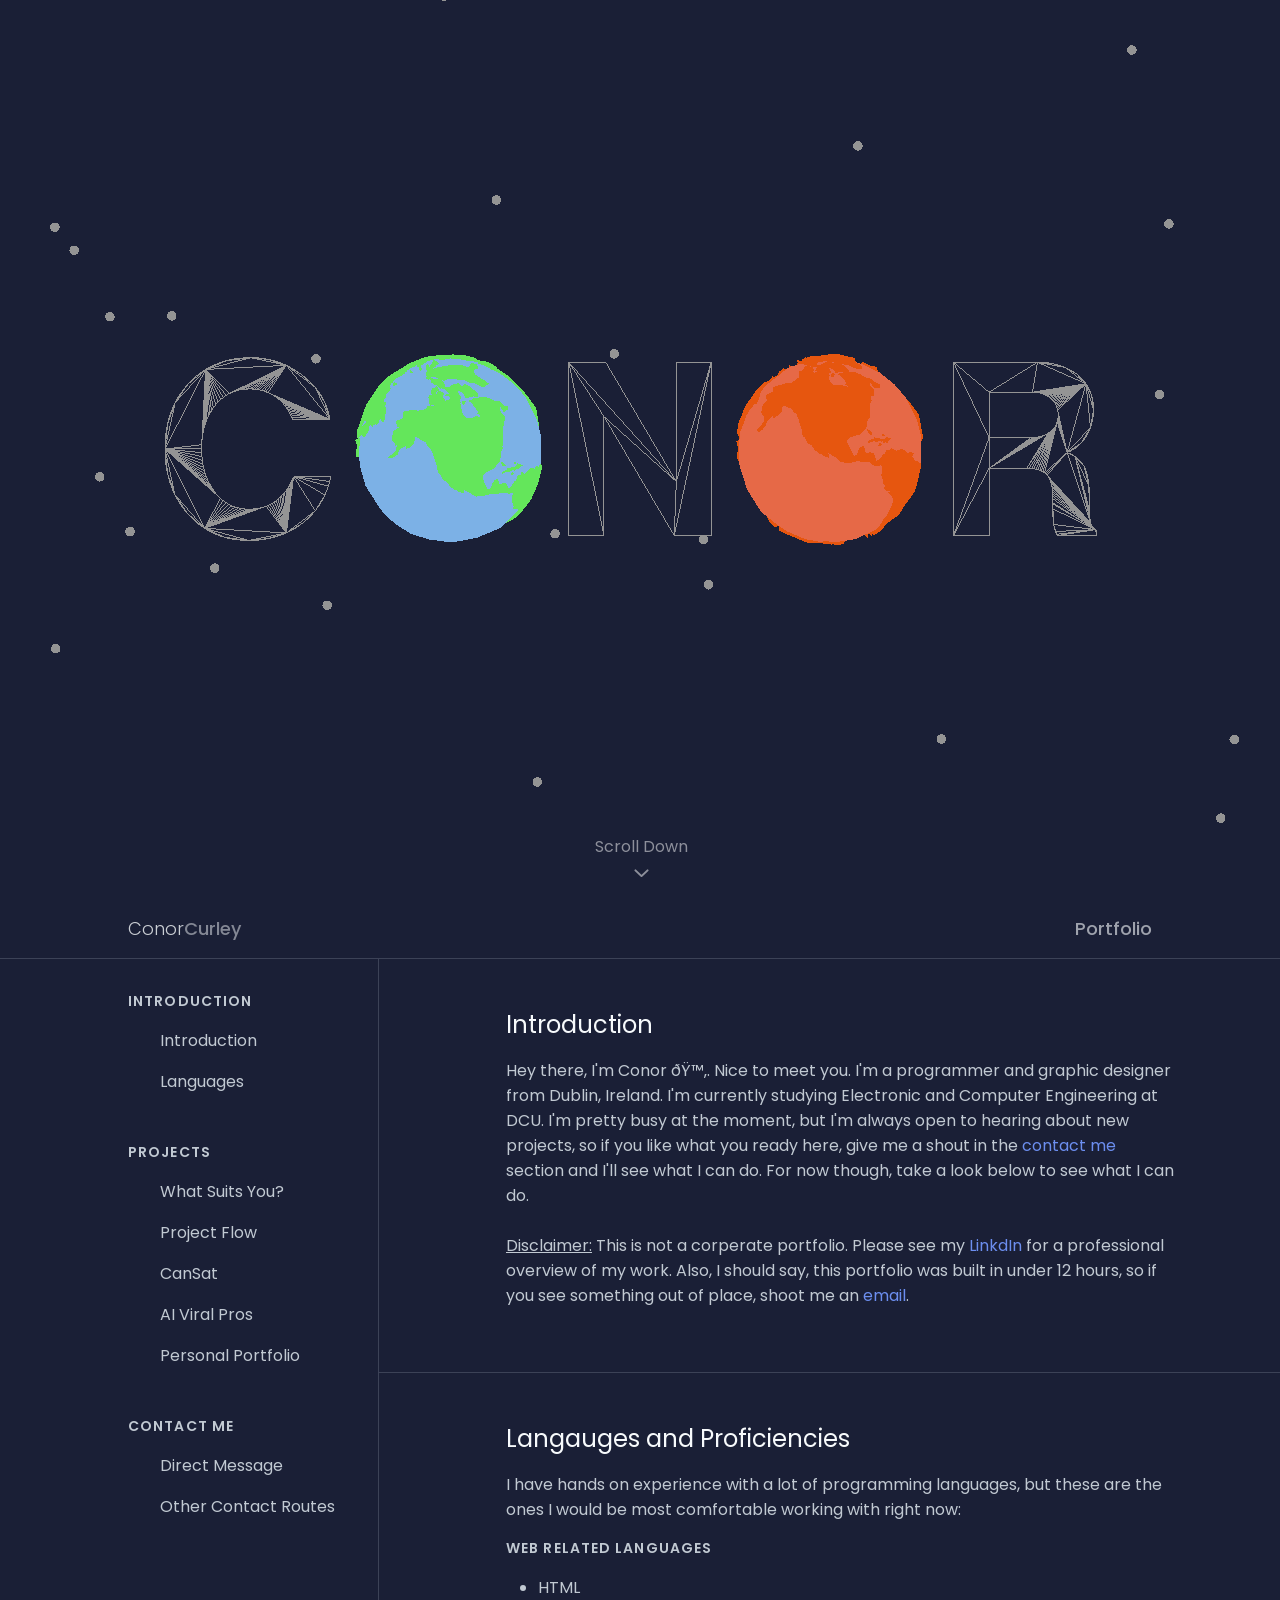
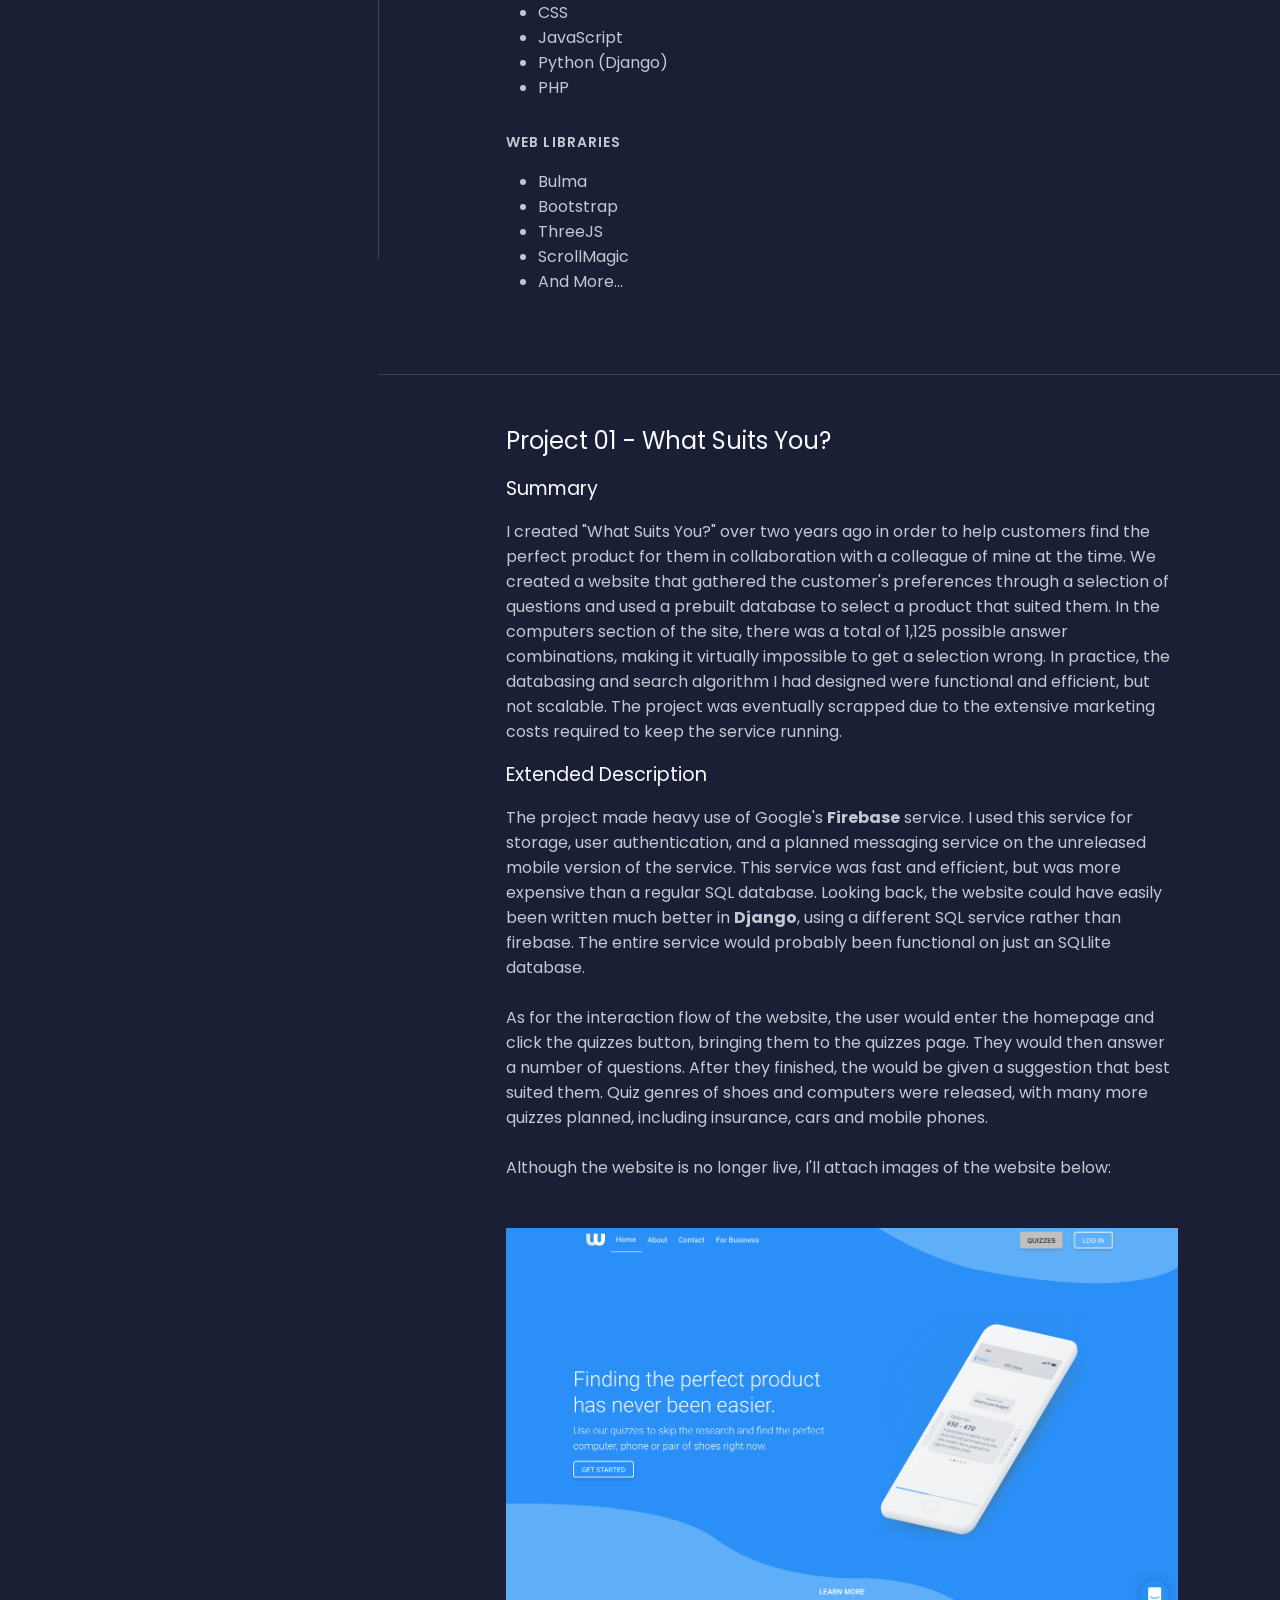
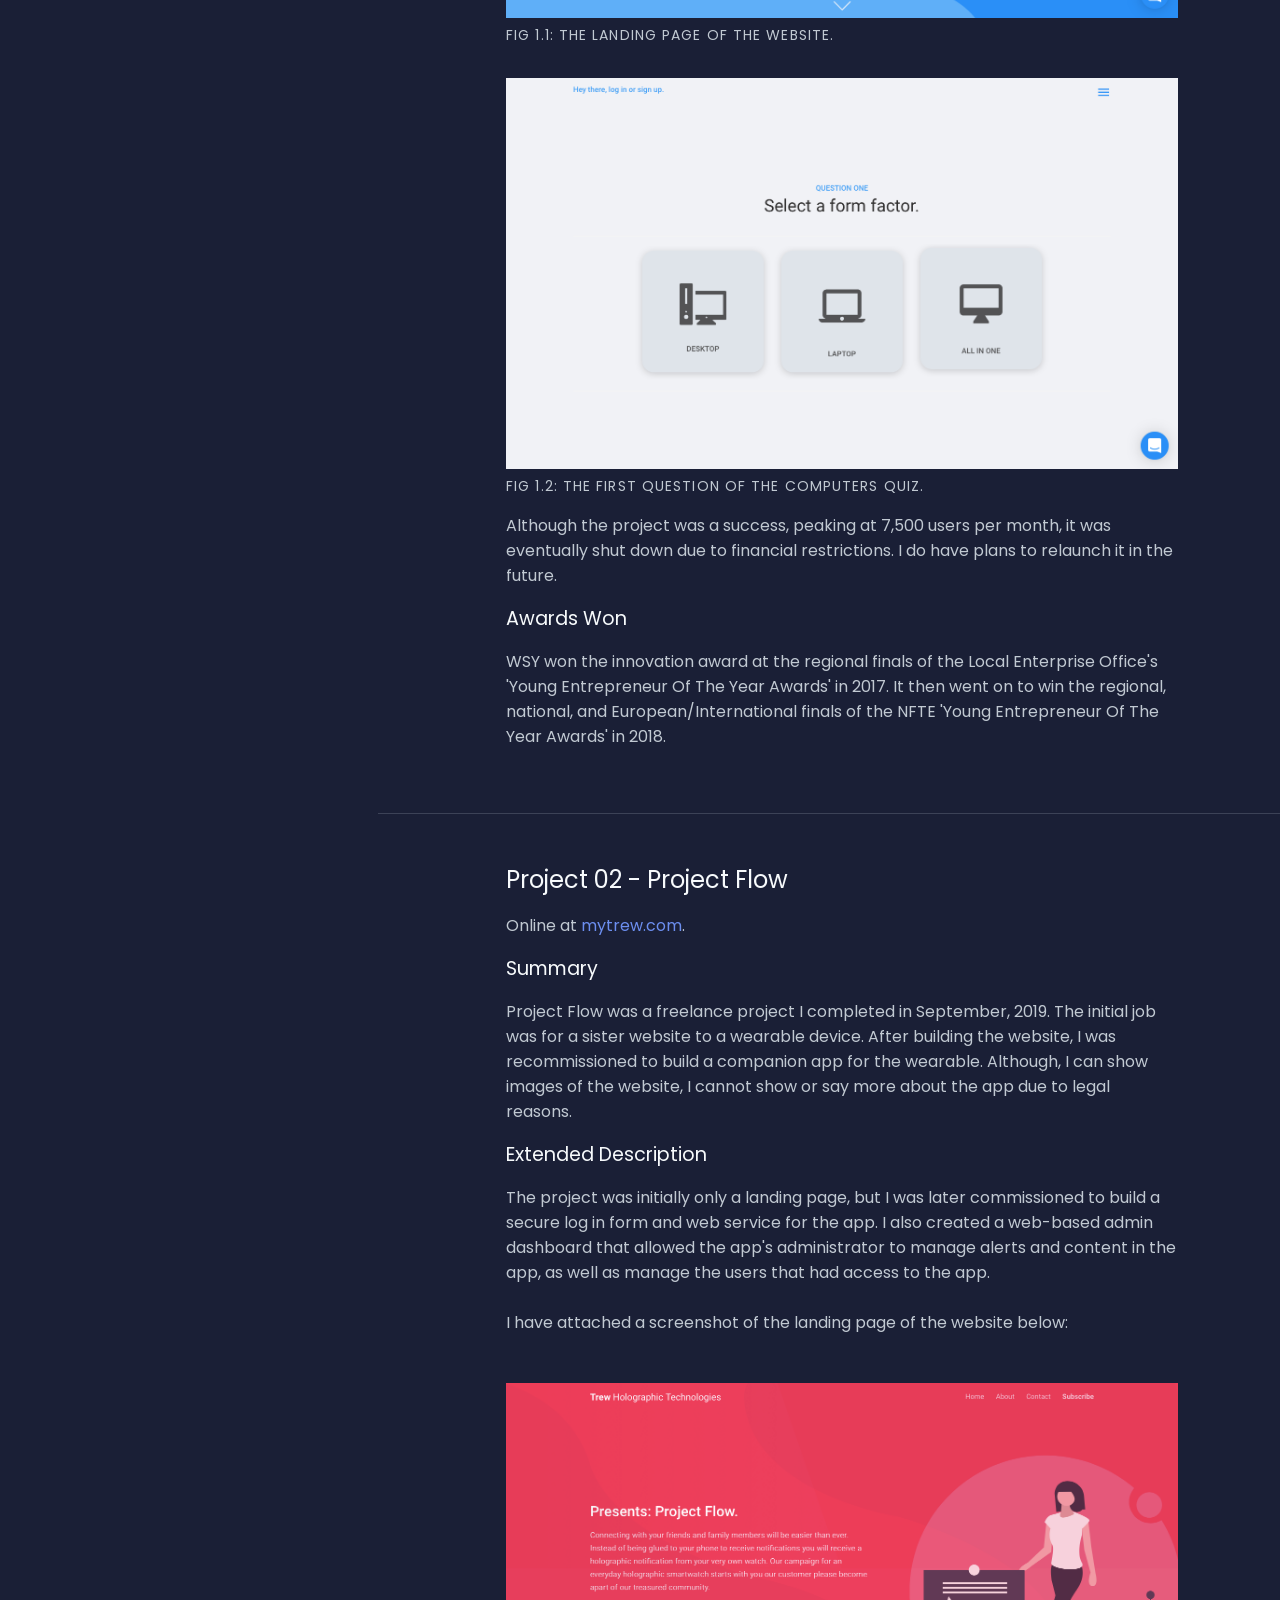
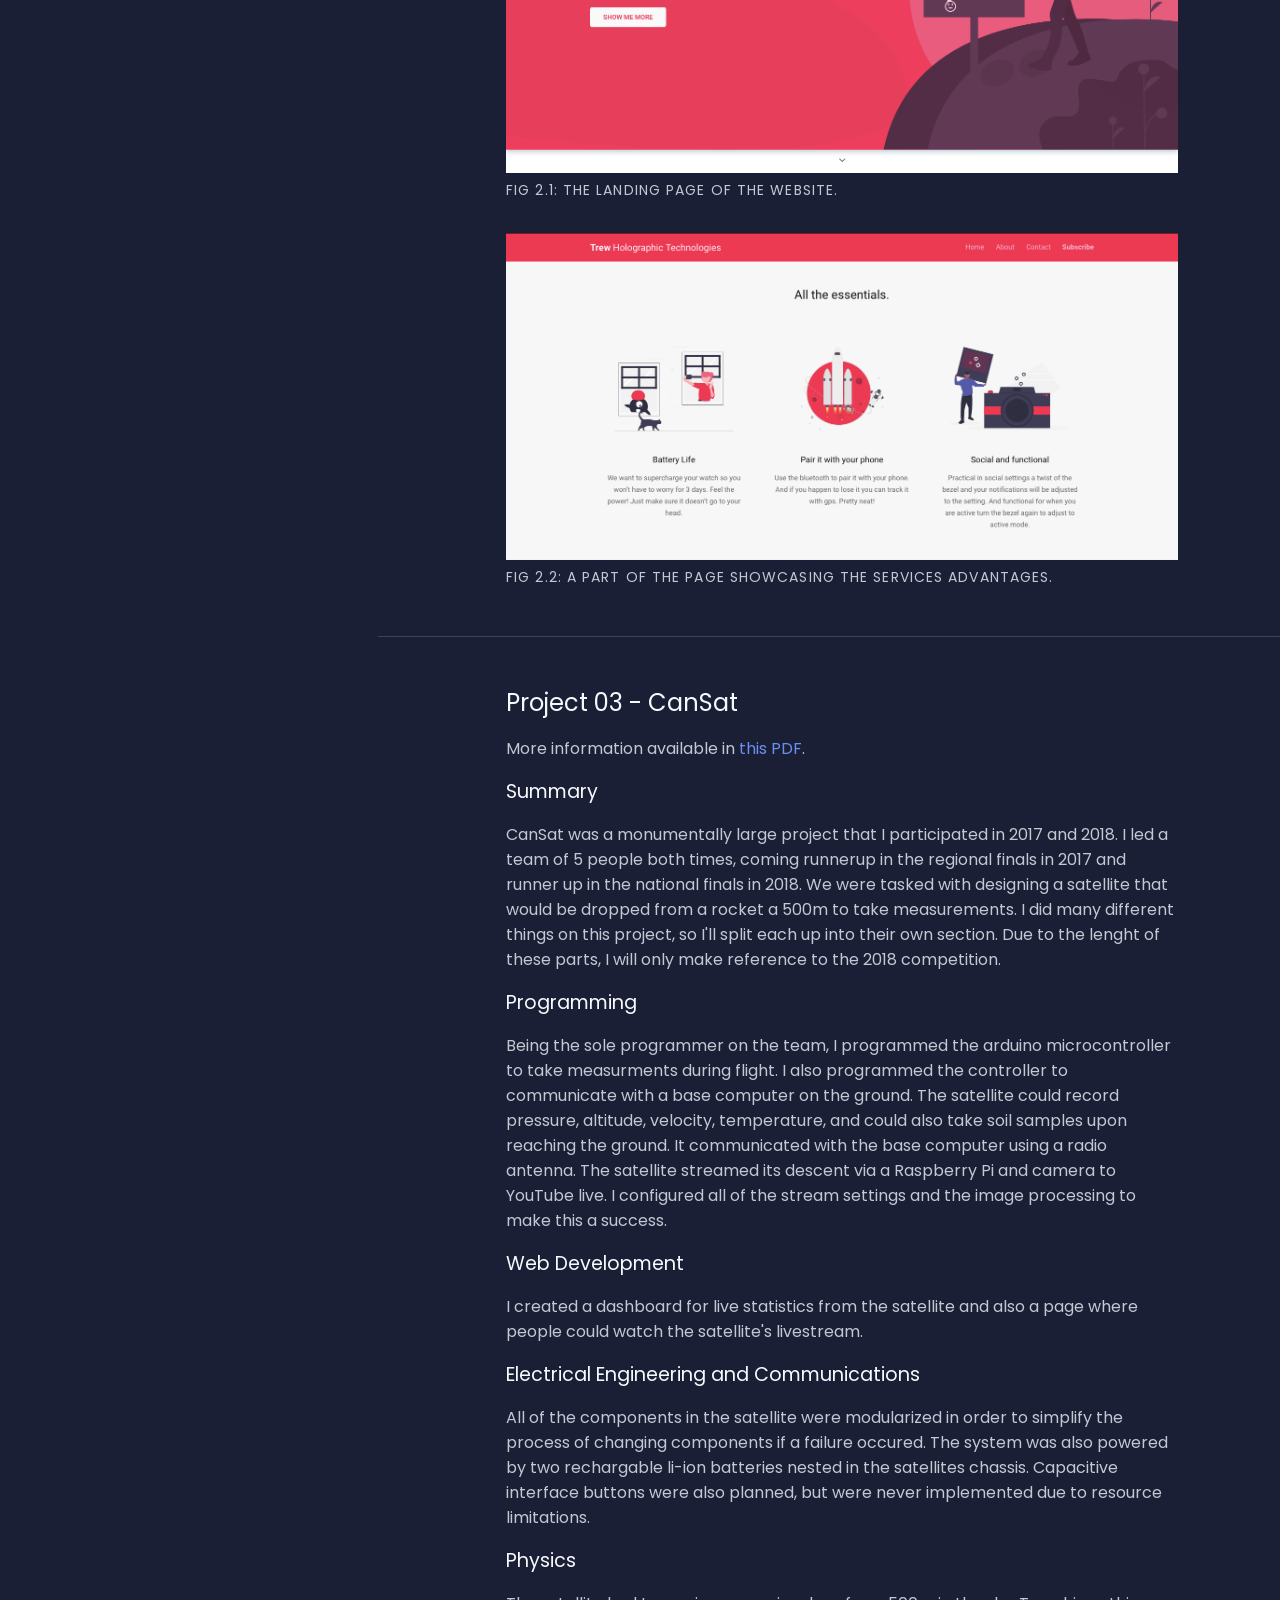
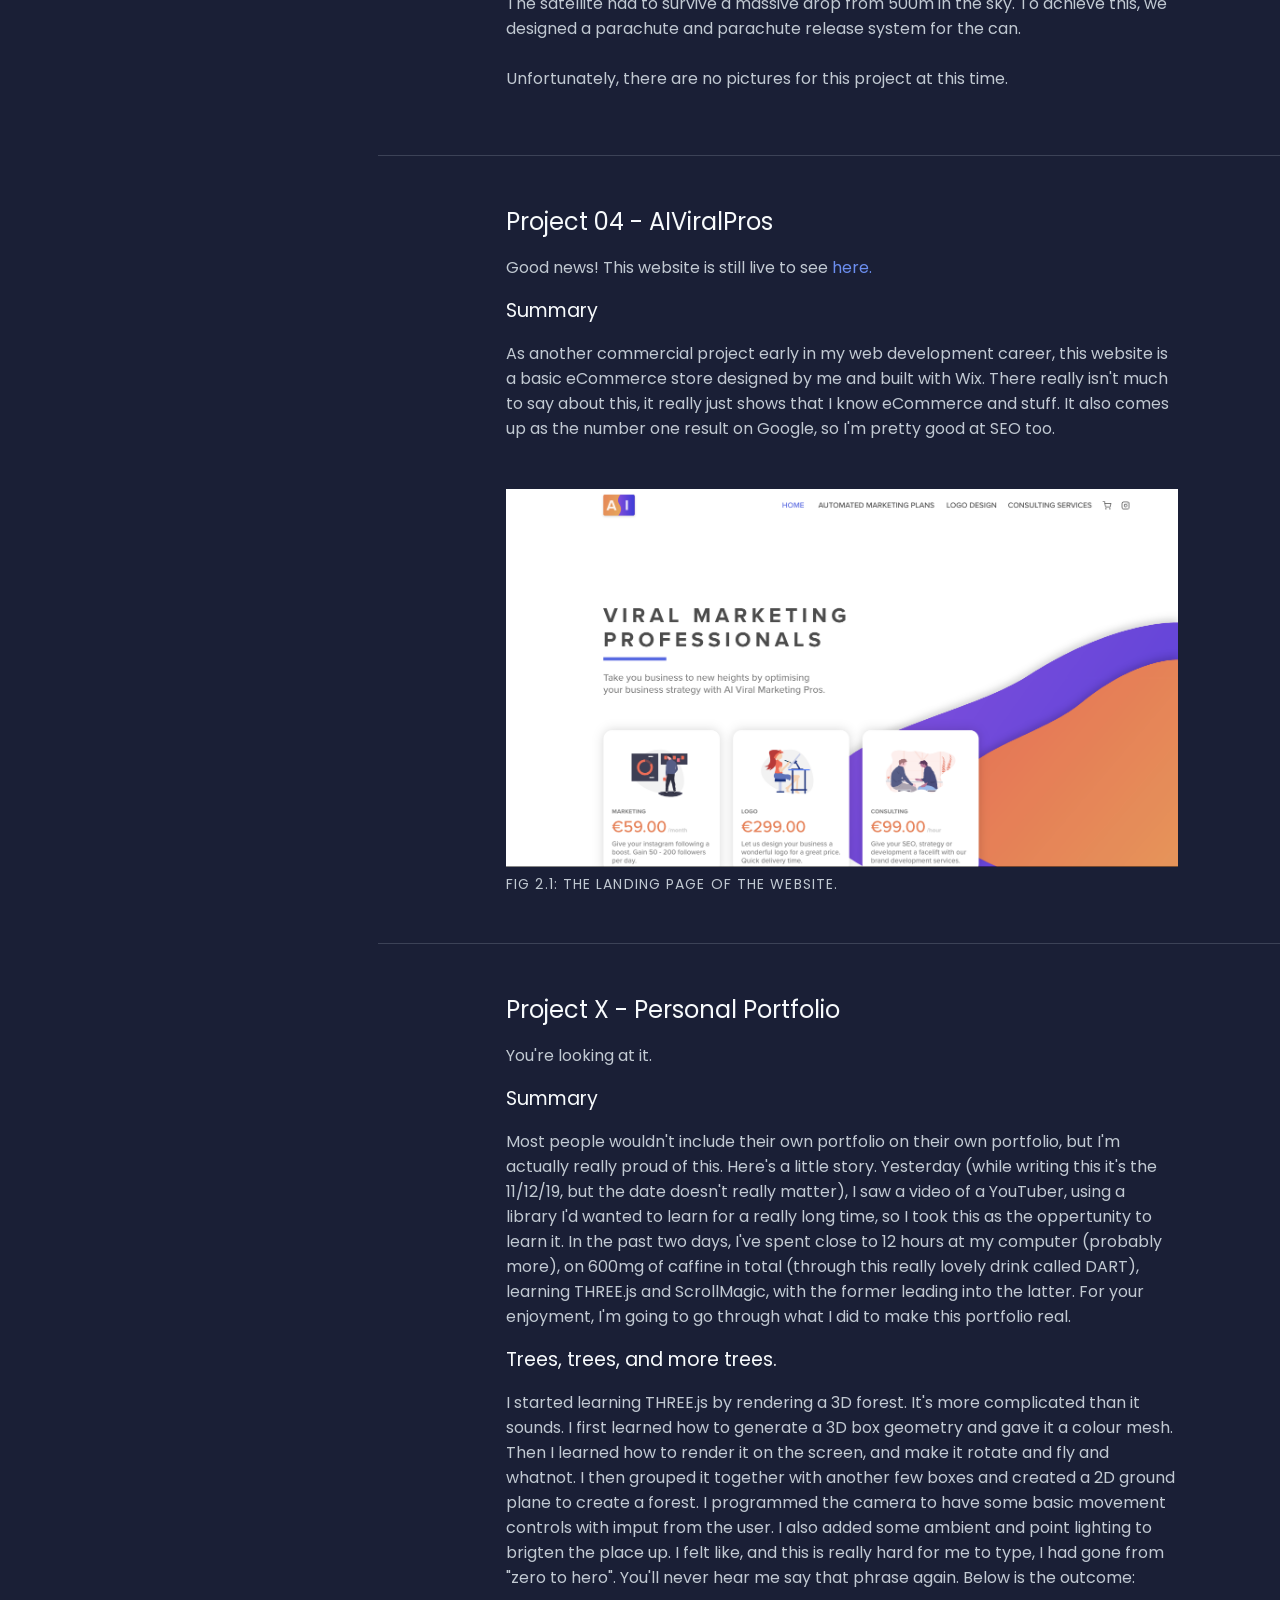
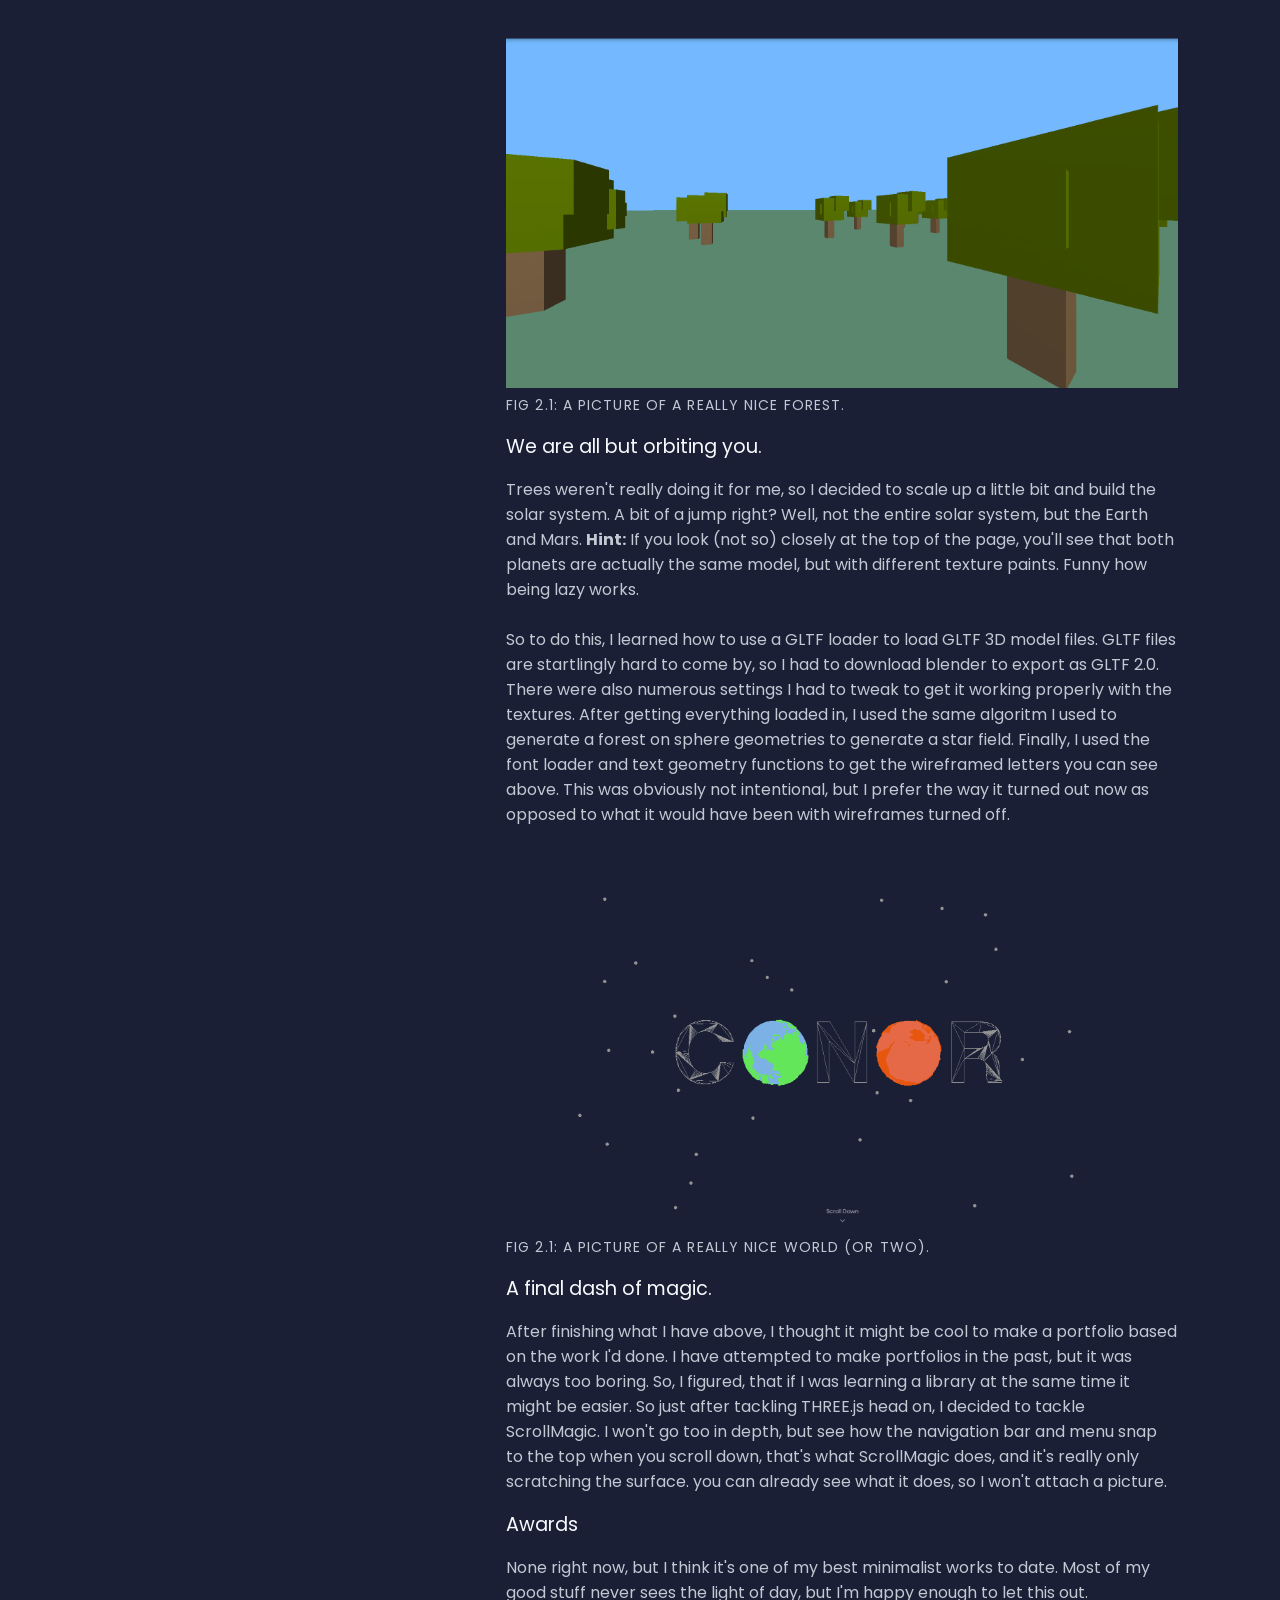
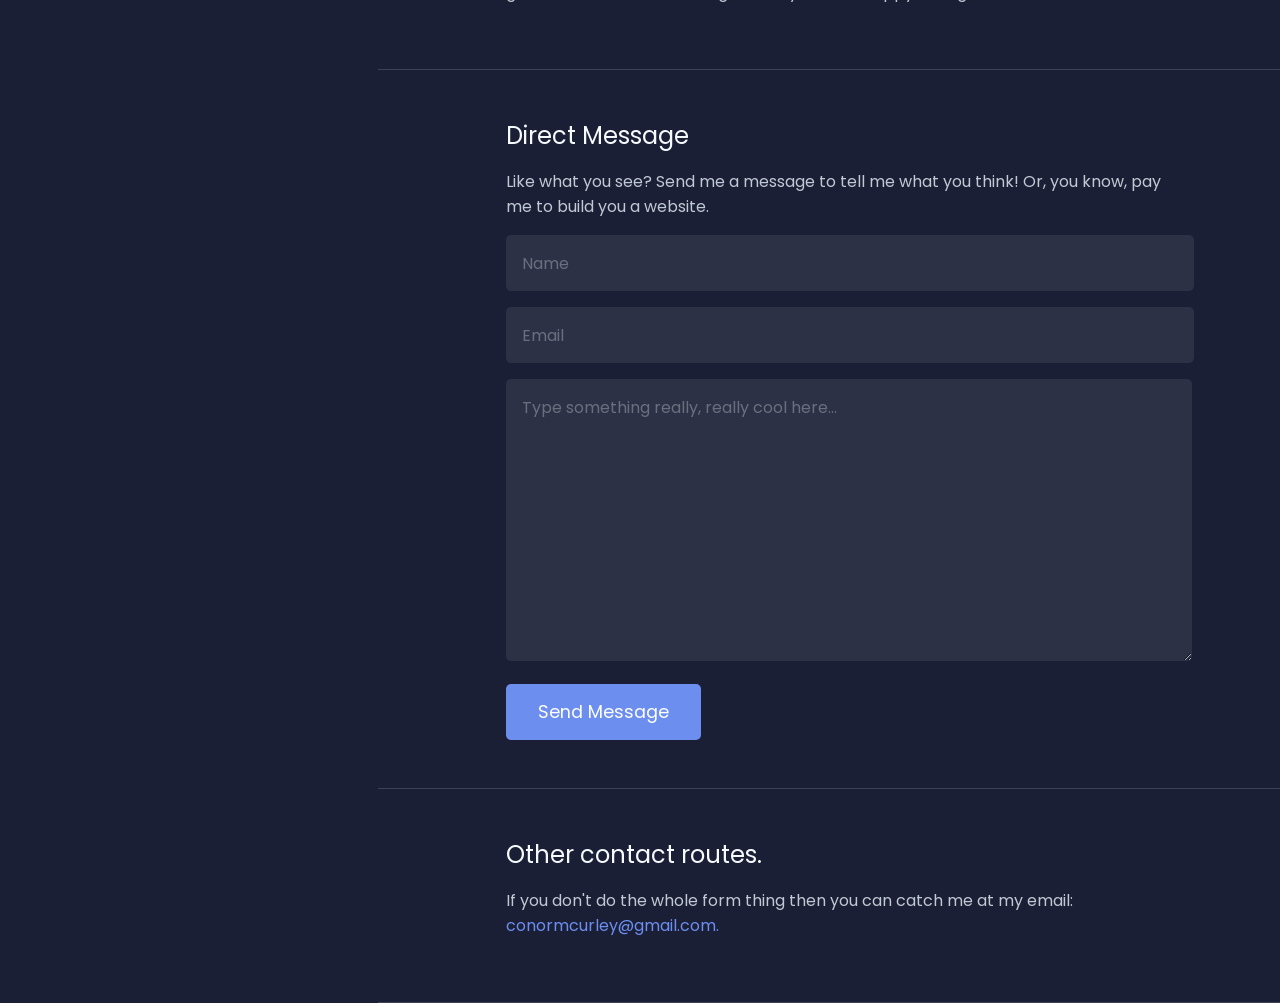
<file: index.html>
<!DOCTYPE html>
<html>
<head>
    <link href="https://fonts.googleapis.com/css?family=Poppins:300,400, 500, 600,700,1900,900&display=swap" rel="stylesheet">
    <link rel="stylesheet" href="css/style.css">
    <script src="https://code.jquery.com/jquery-3.4.1.min.js" integrity="sha256-CSXorXvZcTkaix6Yvo6HppcZGetbYMGWSFlBw8HfCJo=" crossorigin="anonymous"></script>
    <script src="js/ScrollMagic.min.js"></script>
    <!-- <script src="js/debug.addIndicators.min.js"></script> -->
    <script src="js/scroll.js"></script>
    <style>
        body { margin: 0; background:#1A1F36;}
        canvas { width: 100%; height: 100%; }
    </style>
</head>
<body>
    <script src="js/three.js"></script>
    <script src="js/GLTFLoader.js"></script>
    <script src="js/FontLoader.js"></script>
    <script src="js/TextGeometry.js"></script>
    <script src="js/script.js"></script>

    <!-- Title -->

    <!-- <div class="oldv">Go to basic HTML (Legibility or IE11-)</div> -->
    <div class="name">
        <!-- <p class="maintitle">Hey! My name is...</p>
        <p class="maintitle" id="bottom">and this is my portfolio.</p> -->
    </div>
    <div class="buttonDown">
        <p class="scrolldown">Scroll Down</p>
        <img class='arrowDown' src="img/chevron-down.svg" alt="Arrow Down">
    </div>

    <!-- Content -->

    <div id="trigger01"></div>

    <div id="pin2" class="nav">
        <div class="container">
            <p class="nameSmall">Conor<span class="heavier">Curley</span></p>
            <p class="nameSmall heavier rightAlign">Portfolio</p>
        </div>
    </div>
    <div id="menu">
        <div class="intro menuBox">
            <p class="smallTitle">introduction</p>
            <p id='c1'class="menutext">Introduction</p>
            <p id='c2'class="menutext">Languages</p>
        </div>
        <div class="projects menuBox">
                <p class="smallTitle">projects</p>
                <p id='c3' class="menutext">What Suits You?</p>
                <p id='c4' class="menutext">Project Flow</p>
                <p id='c5' class="menutext">CanSat</p>
                <p id='c6' class="menutext">AI Viral Pros</p>
                <p id='c7' class="menutext">Personal Portfolio</p>
        </div>
        <div class="contact menuBox">
                <p class="smallTitle">contact me</p>
                <p id='c8' class="menutext">Direct Message</p>
                <p id='c9' class="menutext">Other Contact Routes</p>
        </div>
    </div>
    <div class="content">
        <!-- Intro -->
        <div id="content1"></div>
        <div class="content-box">
            <h1 class="header">Introduction</h1>
            <p class="text">Hey there, I'm Conor 🙂. Nice to meet you. I'm a programmer and graphic designer from Dublin, Ireland. I'm currently studying Electronic and Computer Engineering at DCU. I'm pretty busy at the moment, but I'm always open to hearing about new projects, so if you like what you ready here, give me a shout in the <a href="">contact me</a> section and I'll see what I can do. For now though, take a look below to see what I can do. <br><br><span style="text-decoration: underline;">Disclaimer:</span> This is not a corperate portfolio. Please see my <a href="">LinkdIn</a> for a professional overview of my work. Also, I should say, this portfolio was built in under 12 hours, so if you see something out of place, shoot me an <a href="">email</a>.</p>
        </div>
        <div id="content2"></div>
        <div class="content-box">
                <h1 class="header">Langauges and Proficiencies</h1>
                <p class="text">I have hands on experience with a lot of programming languages, but these are the ones I would be most comfortable working with right now:</p>

                <p class="smallTitle">Web Related Languages</p>
                <ul>
                    <li>HTML</li>
                    <li>CSS</li>
                    <li>JavaScript</li>
                    <li>Python (Django)</li>
                    <li>PHP</li>
                </ul>

                <p class="smallTitle">Web Libraries</p>
                <ul>
                    <li>Bulma</li>
                    <li>Bootstrap</li>
                    <li>ThreeJS</li>
                    <li>ScrollMagic</li>
                    <li>And More...</li>
                </ul>

            </div>

        <!-- Projects -->
        <div id="content3"></div>
        <div class="content-box" >
                <h1 class="header">Project 01 - What Suits You?</h1>
                <h2 class="subheader">Summary</h2>
                <p class="text">I created "What Suits You?" over two years ago in order to help customers find the perfect product for them in collaboration with a colleague of mine at the time. We created a website that gathered the customer's preferences through a selection of questions and used a prebuilt database to select a product that suited them. In the computers section of the site, there was a total of 1,125 possible answer combinations, making it virtually impossible to get a selection wrong. In practice, the databasing and search algorithm I had designed were functional and efficient, but not scalable. The project was eventually scrapped due to the extensive marketing costs required to keep the service running.</p>
                <h2 class="subheader">Extended Description</h2>
                <p class="text">The project made heavy use of Google's <strong>Firebase</strong> service. I used this service for storage, user authentication, and a planned messaging service on the unreleased mobile version of the service. This service was fast and efficient, but was more expensive than a regular SQL database. Looking back, the website could have easily been written much better in <strong>Django</strong>, using a different SQL service rather than firebase. The entire service would probably been functional on just an SQLlite database. <br><br>As for the interaction flow of the website, the user would enter the homepage and click the quizzes button, bringing them to the quizzes page. They would then answer a number of questions. After they finished, the would be given a suggestion that best suited them. Quiz genres of shoes and computers were released, with many more quizzes planned, including insurance, cars and mobile phones. <br><br>Although the website is no longer live, I'll attach images of the website below:</p>
                <img class="content-image" src="img/wsyhome.png" alt="home">
                <p class="contentCaption">Fig 1.1: The landing Page of the website.</p>
                <img class="content-image" src="img/wsyquiz.png" alt="quizzes">
                <p class="contentCaption">Fig 1.2: The first question of the computers quiz.</p>
                <p class="text" style="margin-top:1rem;">Although the project was a success, peaking at 7,500 users per month, it was eventually shut down due to financial restrictions. I do have plans to relaunch it in the future.</p>
                <h2 class="subheader">Awards Won</h2>
                <p class="text">WSY won the innovation award at the regional finals of the Local Enterprise Office's 'Young Entrepreneur Of The Year Awards' in 2017. It then went on to win the regional, national, and European/International finals of the NFTE 'Young Entrepreneur Of The Year Awards' in 2018.</p>
        </div>
        <div id="content4"></div>
        <div class="content-box">
            <h1 class="header">Project 02 - Project Flow</h1>
            <p class="text">Online at <a href="mytrew.com">mytrew.com</a>.</p>
            <h2 class="subheader">Summary</h2>
            <p class="text">Project Flow was a freelance project I completed in September, 2019. The initial job was for a sister website to a wearable device. After building the website, I was recommissioned to build a companion app for the wearable. Although, I can show images of the website, I cannot show or say more about the app due to legal reasons.</p>
            <h2 class="subheader">Extended Description</h2>
            <p class="text">The project was initially only a landing page, but I was later commissioned to build a secure log in form and web service for the app. I also created a web-based admin dashboard that allowed the app's administrator to manage alerts and content in the app, as well as manage the users that had access to the app. <br><br>I have attached a screenshot of the landing page of the website below:</p>
            <img class="content-image" src="img/flowhome.png" alt="quizzes">
            <p class="contentCaption">Fig 2.1: The landing Page of the website.</p>
            <img class="content-image" src="img/flowhome2.png" alt="quizzes">
            <p class="contentCaption">Fig 2.2: A part of the page showcasing the services advantages.</p>
        </div>
        <div id="content5"></div>
        <div class="content-box">
                <h1 class="header">Project 03 - CanSat</h1>
                <p class="text">More information available in <a href="https://www.cit.ie/contentfiles/CanSat/CanSat%20Ireland%202019%20-%20Competition%20Guidelines.pdf">this PDF</a>.</p>
                <h2 class="subheader">Summary</h2>
                <p class="text">CanSat was a monumentally large project that I participated in 2017 and 2018. I led a team of 5 people both times, coming runnerup in the regional finals in 2017 and runner up in the national finals in 2018. We were tasked with designing a satellite that would be dropped from a rocket a 500m to take measurements. I did many different things on this project, so I'll split each up into their own section. Due to the lenght of these parts, I will only make reference to the 2018 competition.</p>
                <h2 class="subheader">Programming</h2>
                <p class="text">Being the sole programmer on the team, I programmed the arduino microcontroller to take measurments during flight. I also programmed the controller to communicate with a base computer on the ground. The satellite could record pressure, altitude, velocity, temperature, and could also take soil samples upon reaching the ground. It communicated with the base computer using a radio antenna. The satellite streamed its descent via a Raspberry Pi and camera to YouTube live. I configured all of the stream settings and the image processing to make this a success.</p>
                <h2 class="subheader">Web Development</h2>
                <p class="text">I created a dashboard for live statistics from the satellite and also a page where people could watch the satellite's livestream.</p>
                <h2 class="subheader">Electrical Engineering and Communications</h2>
                <p class="text">All of the components in the satellite were modularized in order to simplify the process of changing components if a failure occured. The system was also powered by two rechargable li-ion batteries nested in the satellites chassis. Capacitive interface buttons were also planned, but were never implemented due to resource limitations.</p>
                <h2 class="subheader">Physics</h2>
                <p class="text">The satellite had to survive a massive drop from 500m in the sky. To achieve this, we designed a parachute and parachute release system for the can. <br><br>Unfortunately, there are no pictures for this project at this time.</p>
            </div>
            <div id="content6"></div>
        <div class="content-box">
            <h1 class="header">Project 04 - AIViralPros</h1>
            <p class="text">Good news! This website is still live to see <a href="https://www.aiviralpros.com/consulting-services">here.</a></p>
            <h2 class="subheader">Summary</h1>
            <p class="text">As another commercial project early in my web development career, this website is a basic eCommerce store designed by me and built with Wix. There really isn't much to say about this, it really just shows that I know eCommerce and stuff. It also comes up as the number one result on Google, so I'm pretty good at SEO too.</p>
            <img class="content-image" src="img/aiviral.png" alt="aiviral">
            <p class="contentCaption">Fig 2.1: The landing Page of the website.</p>
        </div>
        <div id="content7"></div>
        <div class="content-box">
            <h1 class="header">Project X - Personal Portfolio</h1>
            <p class="text">You're looking at it.</p>
            <h2 class="subheader">Summary</h2>
            <p class="text">Most people wouldn't include their own portfolio on their own portfolio, but I'm actually really proud of this. Here's a little story. Yesterday (while writing this it's the 11/12/19, but the date doesn't really matter), I saw a video of a YouTuber, using a library I'd wanted to learn for a really long time, so I took this as the oppertunity to learn it. In the past two days, I've spent close to 12 hours at my computer (probably more), on 600mg of caffine in total (through this really lovely drink called DART), learning THREE.js and ScrollMagic, with the former leading into the latter. For your enjoyment, I'm going to go through what I did to make this portfolio real.</p>
            <h2 class="subheader">Trees, trees, and more trees.</h2>
            <p class="text">I started learning THREE.js by rendering a 3D forest. It's more complicated than it sounds. I first learned how to generate a 3D box geometry and gave it a colour mesh. Then I learned how to render it on the screen, and make it rotate and fly and whatnot. I then grouped it together with another few boxes and created a 2D ground plane to create a forest. I programmed the camera to have some basic movement controls with imput from the user. I also added some ambient and point lighting to brigten the place up. I felt like, and this is really hard for me to type, I had gone from "zero to hero". You'll never hear me say that phrase again. Below is the outcome:</p>
            <img class="content-image" src="img/forest.png" alt="forest">
            <p class="contentCaption">Fig 2.1: A picture of a really nice forest.</p>
            <h2 class="subheader" style="margin-top:1rem;">We are all but orbiting you.</h2>
            <p class="text">Trees weren't really doing it for me, so I decided to scale up a little bit and build the solar system. A bit of a jump right? Well, not the entire solar system, but the Earth and Mars. <strong>Hint:</strong> If you look (not so) closely at the top of the page, you'll see that both planets are actually the same model, but with different texture paints. Funny how being lazy works. <br><br>So to do this, I learned how to use a GLTF loader to load GLTF 3D model files. GLTF files are startlingly hard to come by, so I had to download blender to export as GLTF 2.0. There were also numerous settings I had to tweak to get it working properly with the textures. After getting everything loaded in, I used the same algoritm I used to generate a forest on sphere geometries to generate a star field. Finally, I used the font loader and text geometry functions to get the wireframed letters you can see above. This was obviously not intentional, but I prefer the way it turned out now as opposed to what it would have been with wireframes turned off.</p>
            <img class="content-image" src="img/world.png" alt="theworld">
            <p class="contentCaption">Fig 2.1: A picture of a really nice world (or two).</p>
            <h2 class="subheader" style="margin-top:1rem;">A final dash of magic.</h2>
            <p class="text">After finishing what I have above, I thought it might be cool to make a portfolio based on the work I'd done. I have attempted to make portfolios in the past, but it was always too boring. So, I figured, that if I was learning a library at the same time it might be easier. So just after tackling THREE.js head on, I decided to tackle ScrollMagic. I won't go too in depth, but see how the navigation bar and menu snap to the top when you scroll down, that's what ScrollMagic does, and it's really only scratching the surface. you can already see what it does, so I won't attach a picture.</p>
            <h2 class="subheader">Awards</h2>
            <p class="text">None right now, but I think it's one of my best minimalist works to date. Most of my good stuff never sees the light of day, but I'm happy enough to let this out.</p>
        </div>
        <div id="content8"></div>
        <div class="content-box">
            <h1 class="header">Direct Message</h1>
            <p class="text">Like what you see? Send me a message to tell me what you think! Or, you know, pay me to build you a website.</p>
            <div style="clear:both"></div>
            <form>
                    <input type="text" class="content-input" id="name" placeholder="Name">
                    <input type="text" class="content-input" id="Email" placeholder="Email">
                    <textarea class="content-textarea" id="message" cols="30" rows="10" placeholder="Type something really, really cool here..."></textarea>
                    <button class="subbutton">Send Message</button>
            </form>
        </div>
        <div id="content9"></div>
        <div class="content-box">
                <h1 class="header">Other contact routes.</h1>
                <p class="text">If you don't do the whole form thing then you can catch me at my email: <a href="mailto:conormcurley@gmail.com">conormcurley@gmail.com.</a></p>
            </div>

        
    </div>

    <script>
        $(document).ready(function(){
            $('.subbutton').on('click',function(){
                // var name = $('#name').val()
                // var email = $('#Email').val()
                // var message = $('#message').val()

                // var mailto = "mailto:" + email + "?subject=A%20Message%20From" + name + "&body=" + message;
                // var mailto = mailto.split(' ').join('%20');

                // window.open = mailto; 
            });
        });
    </script>
    
</body>
</html>
</file>
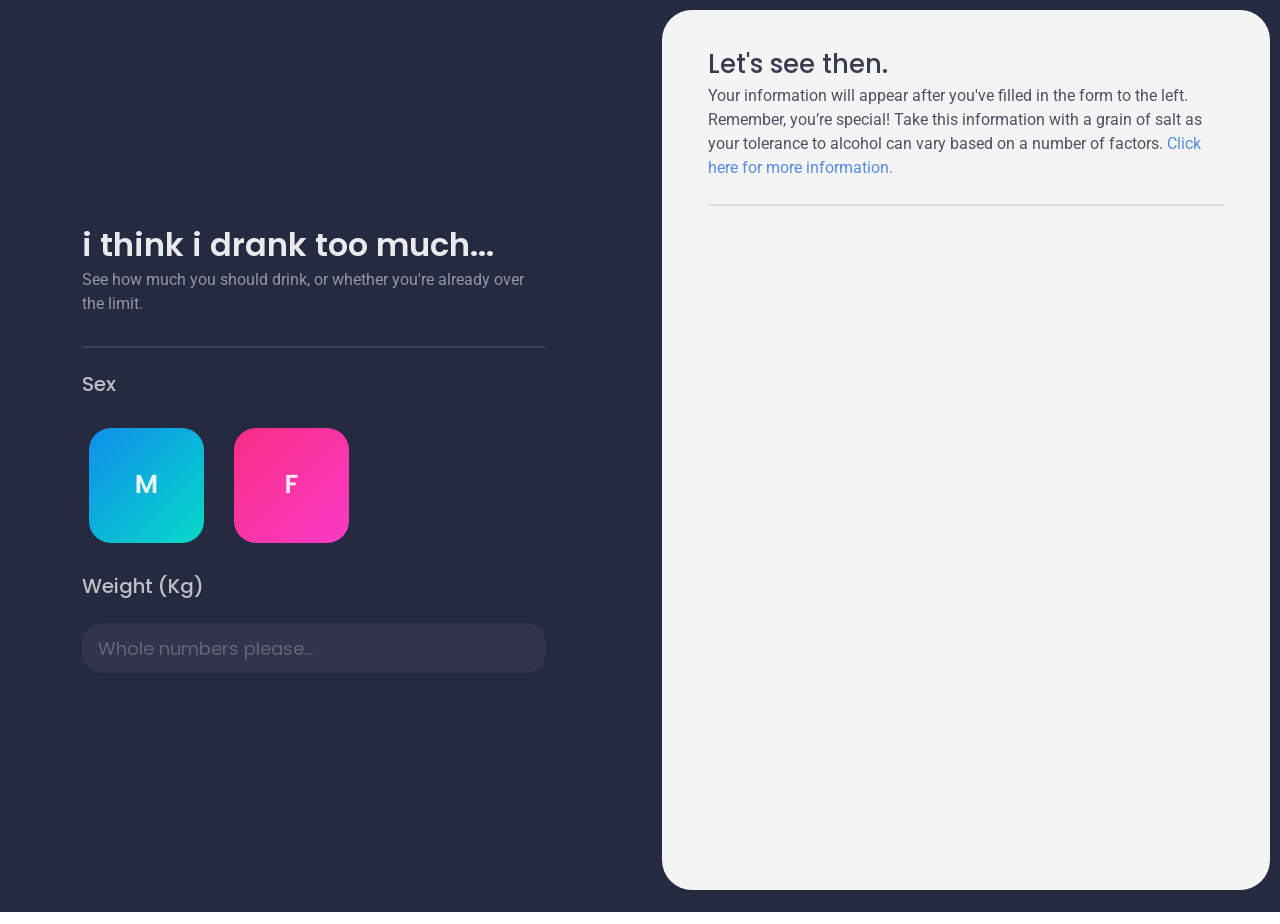
<file: idrinktoomuch/index.html>
<!DOCTYPE html>

    <head>
        <meta charset="utf-8">
        <meta http-equiv="X-UA-Compatible" content="IE=edge">
        <title>i think i drank too much...</title>
        <meta name="description" content="">
        <meta name="viewport" content="width=device-width, initial-scale=1">
        <link href="https://fonts.googleapis.com/css?family=Poppins:400,500,600&display=swap" rel="stylesheet">
        <link href="https://fonts.googleapis.com/css?family=Roboto&display=swap" rel="stylesheet">
        <link rel="stylesheet" href="css/bulma.min.css">
        <link rel="stylesheet" href="css/style.css">
    </head>
    <body>
        <div class="">
            <div class="columns">
                <div class="column">
                    <div class="hero is-fullheight">
                        <div class="hero-body">
                           <div class="inputs-container">
                            <p class="title">i think i drank too much...</p>
                            <p class="text">See how much you should drink, or whether you're already over the limit.</p>
                            <hr>
                            <p class="subtitle">Sex</p>
                            <div class="sex-input">
                                <div class="male-option" id="maleOptionBorder">
                                    <div class="sex-option" id='male'>M</div>
                                </div>
                                <div class="female-option" id="femaleOptionBorder">
                                    <div class="sex-option" id='female'>F</div>
                                </div>
                            </div>
                            <div class="clear"></div>
                            <p class="subtitle">Weight (Kg)</p>
                            <input type='text' class="weight-input" id="weight" placeholder="Whole numbers please..."></input>
                           </div>
                        </div>
                    </div>
                </div>

                <div class="column">
                    <div class="content-box">
                        <div class="content-container">
                            <h1 class="title content-title">Let's see then.</h1>
                            <p class="content-text">Your information will appear after you've filled in the form to the left. Remember, you’re special! Take this information with a grain of salt as your tolerance to alcohol can vary based on a number of factors. <a href="">Click here for more information.</a></p>
                            <hr style="background:#262A41; ">
                            <div id="disappearingAct">
                                <p class="subtitle content-subtitle">At a glance</p>
                                <div class="columns">
                                    <div class="column">
                                        <img src="img/can-blue.svg" class="can-image" alt="">
                                        <p class="can-number" id="lowerLimit"></p>
                                        <p class="subtitle blue-title">Effects begin</p>
                                    </div>
                                    <div class="column">
                                        <img src="img/can-purple.svg" class="can-image" alt="">
                                        <p class="can-number" id="nauseaLimit"></p>
                                        <p class="subtitle purple-title">Nausea occurs</p>
                                    </div>
                                    <div class="column">
                                        <img src="img/can-red.svg" class="can-image" alt="">
                                        <p class="can-number" id="upperLimit"></p>
                                        <p class="subtitle red-title">Upper limit</p>
                                    </div>
                                </div>
                                <p class="subtitle content-subtitle">Relative to population</p>
                                <div class="total-measure" id="totalMeasure">
                                    <div class="user-measure" id="userMeasure"></div>
                                </div>
                                <div class="tooltip" id="tooltip">
                                    <span class="tooltiptext" id="tooltiptext"><strong id="percentTag" style="color:white;"></strong><br><span id="aboveBelow"></span></span>
                                </div>
                                <p class="content-text" style="margin-top:10px; margin-bottom:30px;">Calculated based on the raise in Blood Alcohol Content caused by one 500ml beverage at 4.5% alc., one and a half shots of 40% 80-proof spirit, or approx. 19g of ethanol.</p>
                                <p class="subtitle content-subtitle" style="margin-bottom:10px;">In-depth information</p>
                                <p class="content-text">The following is an extensive look at the effects you should be feeling past a certain point. Base your consumption on the following information rather than the basic information above.</p>
                                <p class="subtitle blue-title" id="pOne" style="text-align: left; margin-top:20px; margin-bottom:10px; opacity: 1; font-size:18px;">Between 1-3 cans or shots 😊</p>
                                <p class="content-text">There you go! You might start feeling warm and more confident. On the upper end of this stage you might start to forget things. <br><br>You should feel the following symptoms:
                                    <ul>
                                        <li>Slight loss of coordination</li>
                                        <li>Slight euphoric feeling</li>
                                        <li>Gain in confidence</li>
                                        <li>Relaxed, thought depressant effects of alcohol are not predominant.</li>
                                    </ul> </p>
                                <p class="subtitle purple-title" id="pTwo" style="text-align: left; margin-top:20px; margin-bottom:10px; opacity: 1; font-size:18px;">Between 3-6 cans or shots 😄</p>
                                <p class="content-text">Alright, slow it down there. Your speech is beginning to slur and you're not thinking right. You're probably going to be sick soon. <br><br> You should be feeling:
                                    <ul>
                                        <li>Significant to gross loss of motor control</li>
                                        <li>Speech may be slurred</li>
                                        <li>Balance, peripheral vision, reaction time, and hearing will be impaired.</li>
                                        <li>Euphoria reduces into dysphoria (feeling really unwell).</li>
                                    </ul>
                                </p>
                                <p class="subtitle red-title" id="pThree" style="text-align: left; margin-top:20px; margin-bottom:10px; opacity: 1; font-size:18px;">Between 6-9 cans or shots 🤮</p>
                                <p class="content-text">Stop now if you know what's good for you. Well, you really should have stopped a while ago. You're falling over, you can barely talk, and you're probably ruining a babysitters night. <br><br> Find somewhere safe, have someone watch you, and for the love of god, drink some water. You're going to have some headache in the morning. <br><br> at this point you'll be feeling:
                                <ul>
                                    <li>Needs assistance walking</li>
                                    <li>Total mental confusion</li>
                                    <li>Dysphoria with nausea or vomiting</li>
                                    <li>Possible blackout</li>
                                </ul></p>
                                <p class="subtitle black-title" id="pFour" style="text-align: left; margin-top:20px; margin-bottom:10px; opacity: 1; font-size:18px;">After 9 cans or shots 😵</p>
                                <p class="content-text">You'll probably be keeled over a toilet or passed out at this point. You are now medically considered to have severe alcohol poisoning. Hope to god you have good friends. Seek medical attention if needs be. <br><br> If you can feel anything, you'll be feeling this: <ul>
                                    <li>Alcohol Poisoning</li>
                                    <li>Loss of conciousness</li>
                                </ul></p>
                                <hr style="background:#262A41; ">
                                <p class="subtitle black-title" style="text-align: left; margin-top:20px; margin-bottom:10px; opacity: 1; font-size:18px;">Further information</p>
                                <p class="content-text">All "cans" on this page refer to standard 500ml Irish Beverage containers of 4.5% alcohol. This is equal to about 19g of ethanol per serving. One shot of 40% alcohol contains around 12g of ethanol. To make calculations for shots instead, multiply the number of cans by a factor of 1.5. <br><br><strong>Disclaimer:</strong> I take no responsibility for your drinking as a result of the information on this page.</p>
                            </div>
                        </div>
                    </div>
                </div>

                
            </div>
        </div>
        <script src="scripts/butthole.js"></script>
    </body>
</html>
</file>
<file: css/style.css>
*{
    font-family: 'Poppins', sans-serif;
    margin:0;
    padding:0;
    transition:all ease-in-out 0.1s;
}

.name{
    position: absolute;
    width:100%;
    color:white;
    opacity: 0.8;
    font-size:3em;
    font-weight: 300;
    top: calc(50vh - 4em);
}

.oldv{
    position:absolute;
    top:16px;
    right:16px;
    color: white;
    text-decoration: underline;
    opacity: 0.3;
}

#bottom{
    margin-top:5em;
}

.maintitle{
    width:100%;
    text-align: center;
}

.name-para{
    float:left;
}

.buttonDown{
    position: absolute;
    bottom:0;
    left:calc(50% - 2.8rem);
    text-align: center;
}

.scrolldown{
    color:white;
    opacity: 0.5;
    font-size:1rem;
    margin-bottom:10px;
}

.arrowDown{
    margin-bottom:16px;
    opacity: 0.5;
}

.spacer{
    height:1px;
    width:100px;
    right:0;
}

#trigger1{
    /* position: fixed; */
    background:blue;
}

#trigger2{
    background:red;
}

.fixed{
    position: fixed;
}

.nav{
    margin-top: -8px;
    height:60px;
    width:100%;
    border-bottom:1px #3c4257 solid;
    color:#f7fafc !important;
    background: #1A1F36;
}

.container{
    width:80%;
    margin:0 auto;
}

.nameSmall{
    font-size:18px;
    font-weight: 300;
    color:#f7fafc;
    line-height: 60px;
    vertical-align: middle;
    opacity: 0.8;
    float:left;
}

.heavier{
    font-weight:500;
    opacity: 0.6;
}

.rightAlign{
    float:right;
}

#menu{
    border-right: 1px #3c4257 solid;
    width:250px;
    height:100vh;
    padding-left:10%;
    margin:0 0 !important;
}

.content{
    margin-top: -100vh;
    width: calc(72% - 250px);
    min-height:100px;
    margin-left:calc(10% + 250px);
}

.content-box{
    padding:3rem 8rem;
    color:#f7fafc ;
    width:100%;
    height:100%;
    border-bottom: 1px #3c4257 solid;
}

.header{
    font-size:1.5rem;
    font-weight:400;
    text-rendering: optimizeLegibility;
    margin-bottom:1rem;
}

.subheader{
    font-size:1.2rem;
    font-weight:400;
    text-rendering: optimizeLegibility;
    margin-bottom:1rem;
}

.text{
    font-size:16px;
    font-weight:400;
    text-rendering: optimizeLegibility;
    margin-bottom:1rem;
    color:#c1c9d2;
}

a{
    color: #6C8EEF;
    text-decoration: none;
}

.smallTitle{
    font-size: 14px;
    font-weight:600;
    /* opacity: 0.8; */
    text-transform: uppercase;
    letter-spacing: 1.1px;
    color:#c1c9d2;
}

ul{
    color:#c1c9d2;
    margin-left:2rem;
    margin-top:1rem;
    margin-bottom:2rem;
}

.menuBox{
    padding-top:2rem;
}

.menutext{
    font-size:16px;
    font-weight:400;
    text-rendering: optimizeLegibility;
    color:#c1c9d2;
    margin:1rem 2rem;
}

.content-image{
    width:100%;
    margin-top:2rem;
}

.contentCaption{
    font-size: 14px;
    font-weight:400;
    /* opacity: 0.8; */
    text-transform: uppercase;
    letter-spacing: 1.1px;
    color:#c1c9d2;
}

.content-input{
    width: 100%;
    min-height:56px;
    margin-bottom:1rem;
    border:none;
    border-radius:5px;
    background: rgba(255,255,255,0.08);
    padding-left:1rem;
    color:white;
    font-size:1rem;
}

.content-input::placeholder{
    font-size:1rem;
    color: rgba(255,255,255,0.3);
}

.content-textarea{
    width:calc(100% - 18px);
    color:white;
    background:rgba(255,255,255,0.08);
    border:none;
    font-size:1rem;
    padding:1rem;
    border-radius:5px;
    margin-bottom:1rem;
}

.content-textarea::placeholder{
    color: rgba(255,255,255,0.3);
}

.subbutton{
    height:56px;
    padding:0 32px;
    font-size:1.1rem;
    background:#6C8EEF;
    color:rgba(255, 255, 255, 1);
    border:none;
    border-radius:5px;
}
</file>
<file: idrinktoomuch/css/style.css>
/* Scrollbar styles */

body::-webkit-scrollbar {
    width: 0px;  /* Remove scrollbar space */
    background: transparent;  /* Optional: just make scrollbar invisible */
}
/* Optional: show position indicator in red */
body::-webkit-scrollbar-thumb {
    background: rgba(255,255,255,0);
}

/* main styles */

* {
    font-family: 'Poppins', sans-serif !important;
    text-rendering: optimizeLegibility;

}

html body{
    background: #262A41;
    min-height:100%;
    max-width:100%;
    overflow-y:none;
    overflow-x:none;
}

.content-text, a, .text, ul, li{
    font-family: 'Roboto', sans-serif !important;
}


.clear{
    clear:both;
}

/* menu styles */

/* content styles */

.inputs-container{
    width:80%;
    margin:0 auto;
}

.content-box{
    background:rgba(255,255,255, 0.95);
    width:calc(100% - 20px);
    height: calc(100vh - 20px);
    margin:10px;
    border-radius:30px;
    overflow-y: scroll;
    padding-top:40px;
    padding-bottom:40px;
}

.title{
    color:white;
    opacity: 0.9;
    margin-bottom:5px !important;
}

.text{
    color:white;
    opacity: .5;
    margin-bottom:30px;
}

hr {
    opacity: 0.1;
}

.subtitle{
    color:white;
    opacity: 0.7;
    font-weight:500;
}

.sex-option{
    width:115px;
    height:115px;
    background:white;
    border-radius:22px;
    float:left;
    color:rgba(255,255,255, 0.9);
    text-rendering: geometricPrecision;
    font-weight: 600;
    font-size: 26px;
    text-align: center;
    padding-top:calc(57.5px - 20px);
    margin:5px;
}

.male-option{
    border: 2px solid rgba(11,178,218, 0);
    border-radius:27px;
    width:129px;
    height:129px;
    float:left;
    margin-right:16px;
    margin-bottom:24px;
    transition: border-color 0.2s ease-in;
}

.male-option:hover{
    border-color:rgba(11,178,218,.5);
}

.female-option{
    border: 2px solid rgba(254,179,43, 0);
    border-radius:27px;
    width:129px;
    height:129px;
    float:left;
    transition: border-color 0.2s ease-in;
}

.female-option:hover{
    border-color:rgba(254,52,166, .5);
}

#male{
    background: linear-gradient(135deg,#1668ff -50%, #00ffb3 150%);
}

#female{
    background: linear-gradient(135deg, #fa2e86 0%, #f93bc7 100%);
}

.weight-input{
    width:100%;
    height:50px;
    border-radius: 20px;
    background: #3C3F54;
    border:none;
    padding-left:16px;
    font-size: 18px;
    color:white;
    opacity: .5;
}

.weight-input::placeholder{
    font-size: 18px;
    color:white;
    opacity: .5;
    line-height:18px;
}

/* content styles */

.content-container{
    width:85%;
    margin:0 auto;
}

.content-container::-webkit-scrollbar {
    width: 10px;  /* Remove scrollbar space */
    background: transparent;  /* Optional: just make scrollbar invisible */
}

.content-container::-webkit-scrollbar-thumb {
    background: rgba(165, 165, 165, 0.2);
}

.content-title{
    color:#262A41 !important;
    font-size:26px;
    font-weight:500;
}

.content-text{
    color:#262A41 !important;
    opacity: 0.8;
    font-size: 16px;
}

.content-subtitle{
    color:#262A41 !important;
    opacity: 0.9;
}

.can-image{
    margin-left: calc(50% - 18px);
    width:36px;
}

.can-number{
    font-family: Poppins;
    font-weight: 600;
    font-size: 22px;
    text-align: center;
    color: #fff;
    margin-top:-56px;
}

.blue-title{
    color:#2F9BFF;
    text-align:center;
    margin-top:30px;
    font-weight: 400;
    margin-bottom:calc(30px-0.75rem);
}

.purple-title{
    color:#8D44FF;
    text-align:center;
    margin-top:30px;
    font-weight: 400;
    margin-bottom:calc(30px-0.75rem);
}

.red-title{
    color:#FF3986;
    text-align:center;
    margin-top:30px;
    font-weight: 400;
    margin-bottom:calc(30px-0.75rem);
}


.black-title{
    color:#262A41;
    text-align:center;
    margin-top:30px;
    font-weight: 400;
    margin-bottom:calc(30px-0.75rem);
}

.total-measure{
    width:100%;
    height:10px;
    border-radius: 5px;
    background:#C1DDF7;
}

.user-measure{
    width:0px;
    height:10px;
    border-radius: 5px;
    background:#2F9BFF;
    transition: width 0.3s;
}

.tooltip {
    position: relative;
    display: inline-block;
    border-bottom: 1px dotted black;
    margin-top:75px;
    opacity: 0;
    /* margin-left:70px; */
    transition: margin-left 0.3s;
  }
  
  .tooltip .tooltiptext {
    width: 140px;
    background: #2F9BFF;
    color: #fff;
    text-align: center;
    padding: 5px 0;
    border-radius: 6px;
    position: absolute;
    z-index: 1;
    bottom: 125%;
    left: 50%;
    margin-left: -60px;
    transition: background 0.3s;
  }
  
  .tooltip .tooltiptext::after {
    content: "";
    position: absolute;
    bottom:100%;
    left: 50%;
    margin-left: -5px;
    border-width: 5px;
    border-style: solid;
    border-color: #2F9BFF transparent transparent transparent;
    transform: rotate(180deg);
    transition: border-color 0.3s;
  }

  #disappearingAct {
      display:none;
      opacity: 0;
      transition: all 0.3s;
  }

  li {
      list-style-type: disc;
      margin-left:2rem;
      line-height:1.5rem;
  }

  @media only screen and (max-width: 700px) {
    .inputs-container{
        width:100%;
    }
  }
</file>
